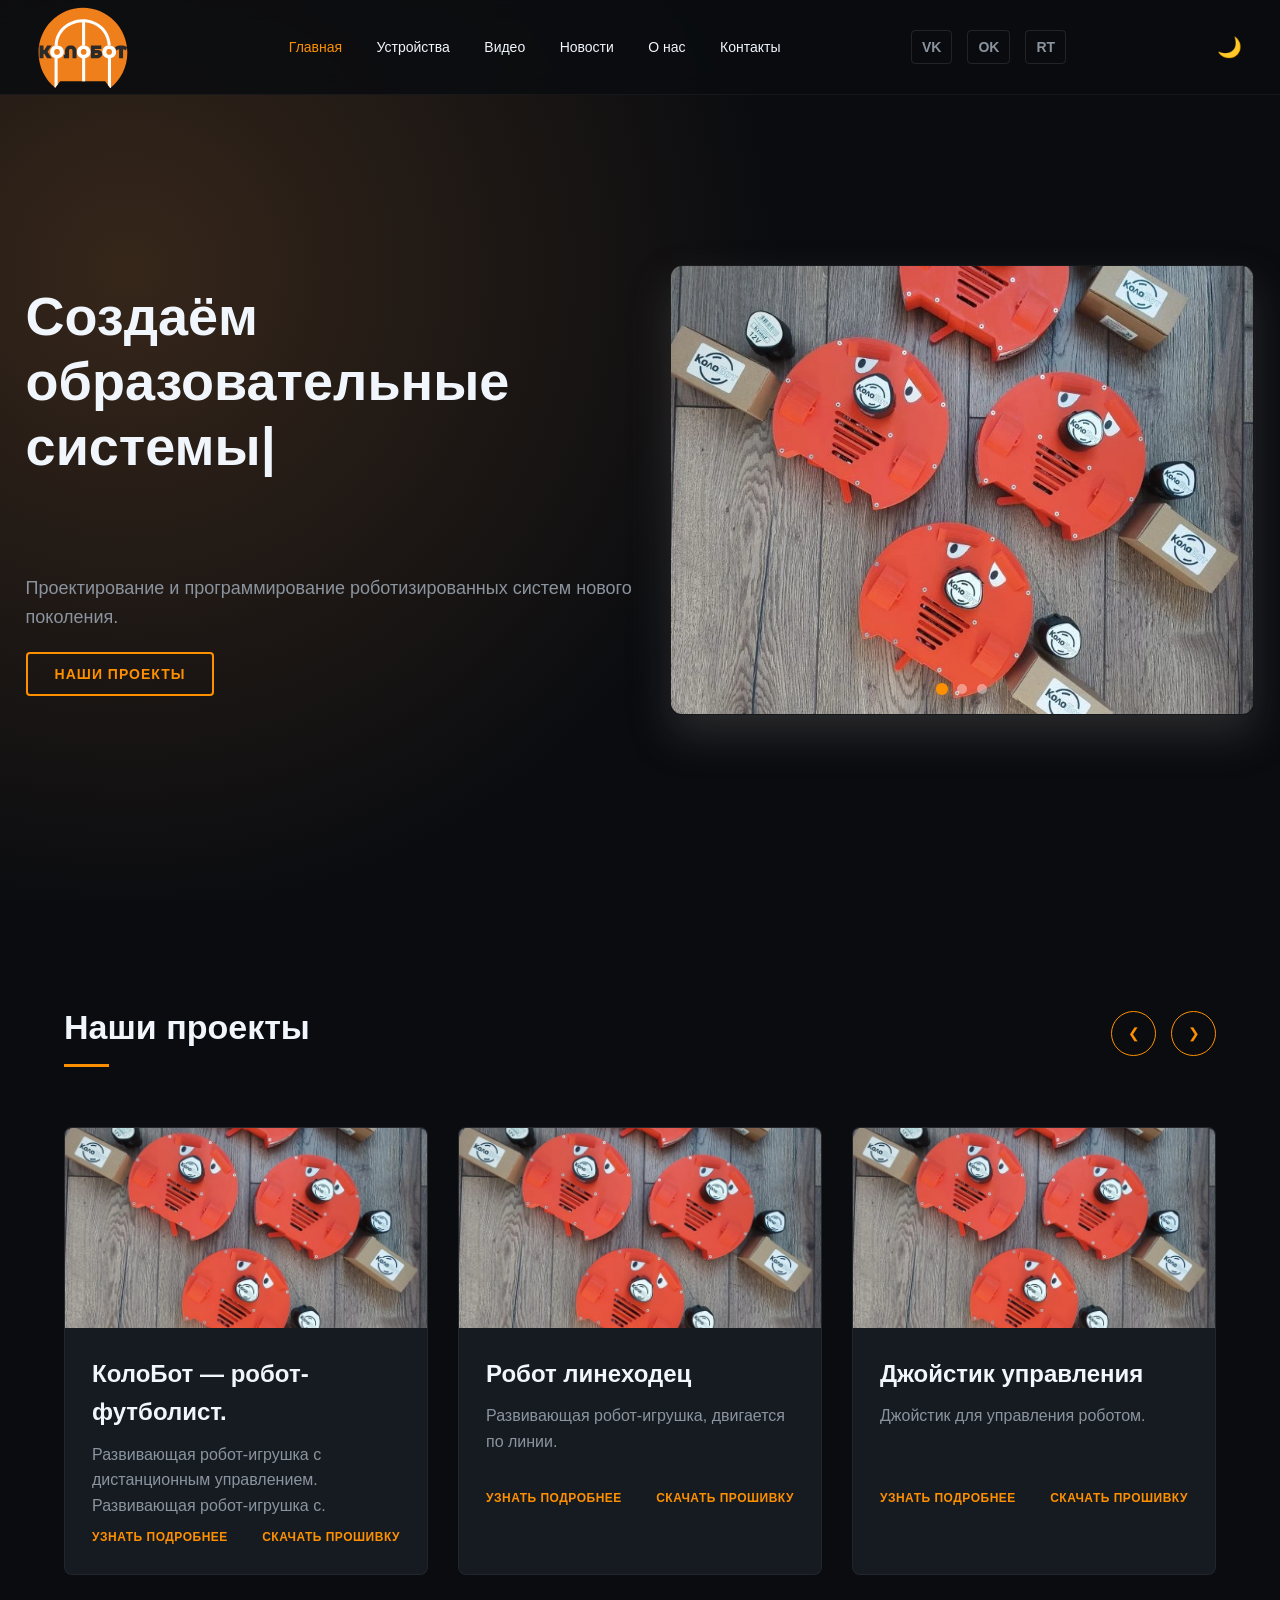
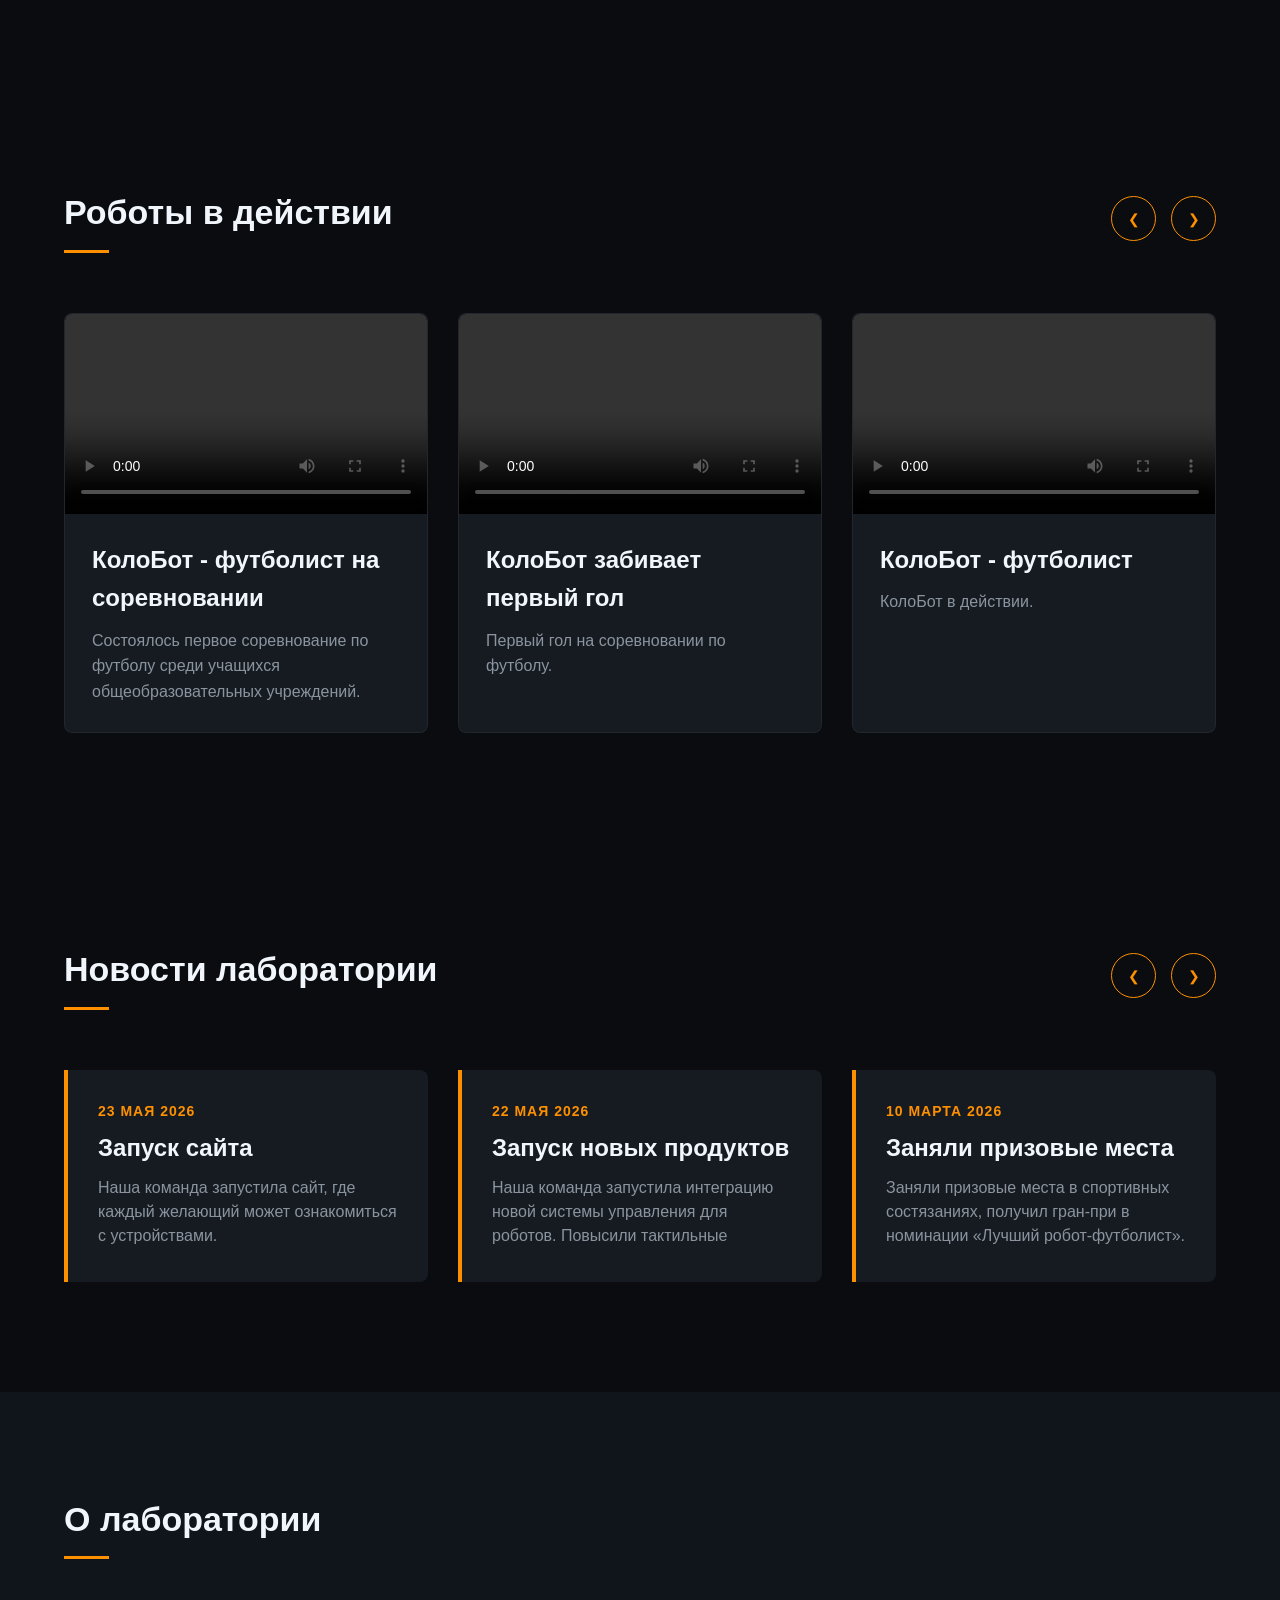
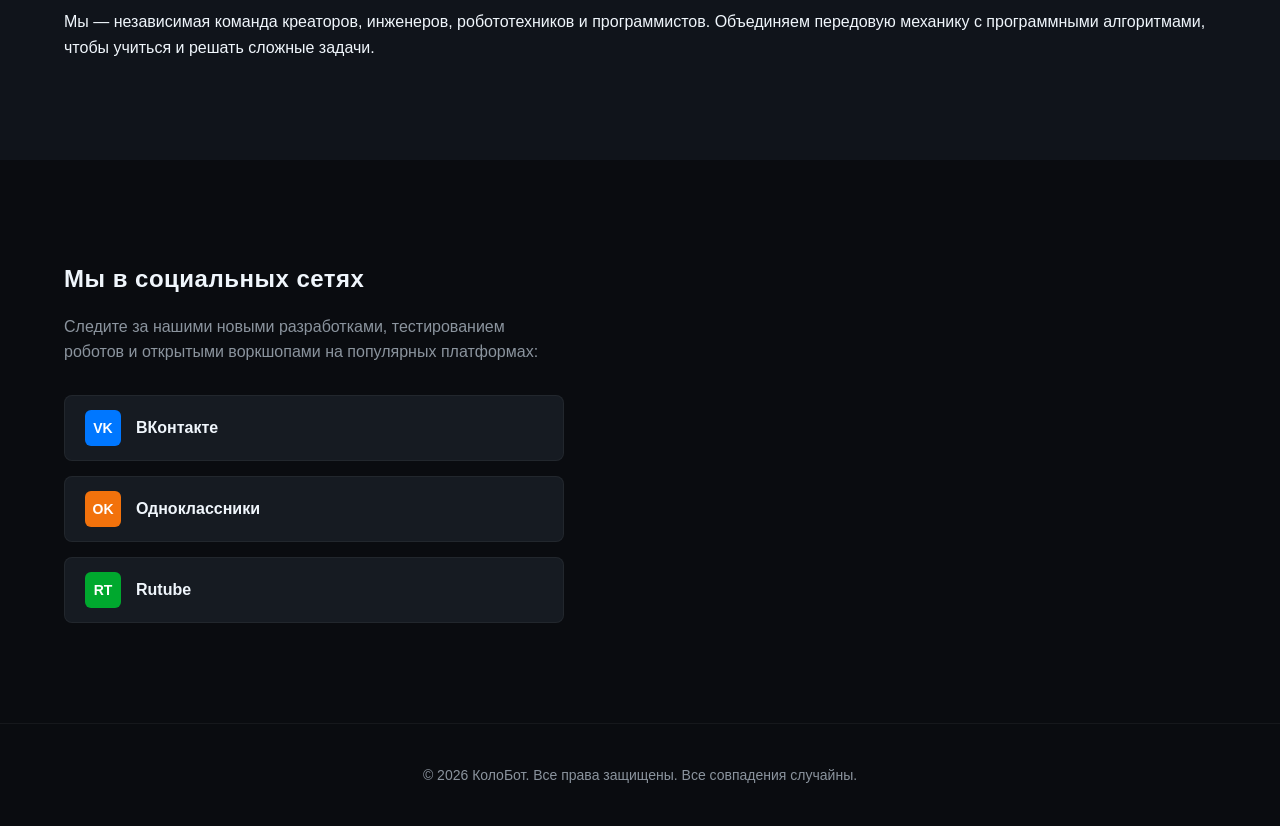
<file: index.html>
<!DOCTYPE html>
<html lang="ru">

<head>
    <meta charset="UTF-8">
    <meta name="viewport" content="width=device-width, initial-scale=1.0">
    <title>КолоБот</title>
    <link rel="stylesheet" href="styles.css">
    <script src="theme_script.js"></script>
    <script defer src="settings/socialLinks.js"></script>
    <script defer src="settings/devices.js"></script>
    <script defer src="settings/video.js"></script>
    <script defer src="settings/newsList.js"></script>
    <script defer src="main_script.js"></script>
</head>

<body>
    <header class="header">
        <a href="#main" title="Лаборатория робототехники" class="logo">
            <svg xmlns="http://www.w3.org/2000/svg" width="100%" height="100%" viewBox="0 200 5700 5200">
 <defs>
  <style type="text/css">
    .fil3 {fill: #FEFEFE}
    .fil2 {fill: #2B2A29}
    .fil0 {fill:#EF7F1A}
    .fil1 {fill:#FEFEFE;fill-rule:nonzero}
  </style>
 </defs>
   <path class="fil0" d="M2846.72 308.04c1552.86,0 2811.7,1274.58 2811.7,2846.84 0,911.3 -422.95,1722.56 -1080.92,2243.62l-320.17 -425.93 -2855.15 0 -311.91 405.19c-643.23,-521.71 -1055.24,-1323.53 -1055.24,-2222.88 0,-1572.26 1258.84,-2846.84 2811.69,-2846.84z"/>
   <polygon class="fil1" points="2793.5,4972.24 2793.5,3449.49 2987.12,3449.49 2987.12,4972.24 "/>
   <path class="fil1" d="M4430.5 5202.92l-0.04 -1737.34 193.63 0 1.12 1894.27c-15.8,13.05 -31.72,25.85 -47.73,38.63l-146.98 -195.56z"/>
   <polygon class="fil1" points="1048.7,5343.3 1050,3454.74 1243.62,3454.74 1243.6,5178.56 1091.51,5380.88 "/>
   <path class="fil1" d="M1056.51 2715.8l-0.6 -25.91c0,-463.22 208.06,-874.3 530.97,-1171.21 320.56,-294.73 755.46,-476.77 1212.04,-484.46l29.99 -0.62c478.85,0 916.09,169.98 1237.99,464.48 312.85,286.24 515.94,721.34 541.83,1199.59l-192.85 9.84c-23,-424.93 -202.56,-814.26 -479.06,-1067.23 -251.3,-229.91 -583.48,-374.49 -952.06,-406.36l0 1485.32 -193.62 0 0 -1491.94c-404.19,9.53 -788.88,172 -1073.41,433.58 -284.72,261.8 -468.2,623.08 -468.2,1029.01 0,23.33 -0.27,16.23 -0.17,22.89l-192.85 3.02z"/>
   <path class="fil2" d="M5518.81 2987.6c-28.12,-16.24 -57.26,-29.62 -87.29,-40.03 -14.12,-4.96 -28.58,-9.23 -43.34,-12.87l0 571.46 -252.29 0 0 -571.48c-14.88,3.66 -29.46,7.95 -43.73,12.89 -30.58,10.69 -60.02,24.07 -88.27,40.21l-41.51 23.68 -91.87 -202.13 33.53 -20.01c26.46,-15.81 53.79,-29.59 81.92,-41.3 27.96,-11.62 57.37,-21.51 88.17,-29.58 30.11,-7.88 
   60.89,-13.83 92.17,-17.8 31.96,-4.06 63.56,-6.11 94.72,-6.11 64.37,0 127.2,7.98 188.41,23.91 31,8.05 60.46,17.94 88.32,29.58 28.53,11.92 55.7,25.72 81.45,41.3l33.28 20.13 -91.96 
   202.26 -41.71 -24.11z"/>
   <path class="fil2" d="M3391.52 2706.73l618.38 0 0 218.73 -410.87 0 0 58.92 153.54 0c46.49,0 88.26,5.08 125.23,15.2 38.74,10.6 71.69,26.73 98.75,48.28 39.09,31.14 64.21,71.91 76.15,
   120.05 8.14,44.62 6.14,53 6.14,105.34 -7.56,68.43 -37.67,123.28 -90.27,164.52 -29.64,23.21 -64.98,40.56 -105.98,51.92 -39.53,10.98 -84.01,16.47 -133.41,16.47l-381.42 0 0 -799.43 43.76 0zm328.51 589.86c17.69,0 32.64,-1.58 44.74,-4.69 10.59,-2.68 19.2,-6.55 25.89,-11.5 5.13,-3.82 8.98,-8.48 11.48,-13.89 2.86,-6.19 4.29,-14.14 4.29,-23.79 0,-16.36 -4.76,-27.97 -14.25,-34.8 -13.91,-9.99 -37.98,-15 -72.15,-15l-121 0 0 103.67 121 0z"/>
   <path class="fil3" d="M2892.39 3518.36c-81.12,0 -154.64,-17.71 -220.53,-53.09 -33.02,-17.72 -62.55,-38.93 -88.56,-63.51 -26.24,-24.98 -48.79,-53.02 -67.54,-84.27 -18.88,-31.49 
   -33.08,-64.98 -42.52,-100.38 -9.4,-35.29 -14.12,-72.19 -14.12,-110.66 0,-38.48 4.72,-75.38 14.12,-110.67 9.44,-35.4 23.64,-68.89 42.52,-100.38 18.75,-31.23 41.3,-59.29 67.54,-84.11 26.01,-24.74 55.56,-45.94 88.56,-63.67 32.77,-17.61 67.83,-30.88 105.07,-39.77 37.07,-8.86 75.6,-13.32 115.46,-13.32 81.16,0 154.5,17.71 220.03,53.09 32.85,17.75 62.33,38.95 
   88.31,63.51 26.08,24.82 48.65,52.85 67.59,84.1 19.22,31.72 33.63,65.22 43.1,100.37 9.49,35.26 14.25,72.21 14.25,110.85 0,38.63 -4.76,75.58 -14.25,110.84 -9.47,35.15 -23.88,68.66 -43.1,
   100.37 -18.94,31.25 -41.51,59.28 -67.59,83.94 -25.98,24.72 -55.46,45.92 -88.31,63.67 -32.58,17.59 -67.5,30.88 -104.69,39.79 -37.02,8.87 -75.48,13.3 -115.34,13.3zm0 -227.86c34.47,0 65.28,-7.74 92.38,-23.18 13.41,-7.63 25.36,-16.79 35.8,-27.34 10.57,-10.72 19.74,-23.01 27.43,-36.77 7.72,-13.79 13.56,-28.74 17.47,-44.65 3.9,-15.93 5.88,-33.35 5.88,-52.11 0,
   -36.64 -7.79,-68.94 -23.35,-96.77 -7.69,-13.76 -16.86,-26.03 -27.43,-36.75 -10.44,-10.57 -22.39,-19.73 -35.8,-27.36 -27.1,-15.44 -57.91,-23.18 -92.38,-23.18 -34.47,0 -65.28,7.74 -92.37,23.18 -13.41,7.63 -25.37,16.79 -35.82,27.36 -10.57,10.72 -19.75,23 -27.43,36.75 -7.7,13.81 -13.55,28.72 -17.45,44.65 -3.91,15.95 -5.89,33.35 -5.89,52.12 0,18.76 1.98,
   36.18 5.89,52.11 3.9,15.91 9.73,30.86 17.45,44.65 7.68,13.76 16.86,26.05 27.43,36.77 10.43,10.55 22.39,19.69 35.82,27.34 13.32,7.6 27.74,13.37 43.13,17.29 15.39,3.93 31.84,5.89 49.24,5.89z"/>
   <path class="fil2" d="M2075.73 2694.53c34.37,0 67.24,3.53 98.44,10.59 31.31,7.09 60.69,17.84 88.01,32.17 27.85,14.53 52.61,32.58 74.3,54.09 21.46,21.27 39.91,45.99 55.19,74.03 15.16,27.8 26.54,58.35 34.01,91.49 7.41,32.71 11.12,67.69 11.12,104.8l0 444.46 -253.3 0 0 -458.71c0,-44.02 -9.54,-76.04 -28.56,-96.01 -9.08,-9.54 -19.83,-16.7 -32.14,-21.45 
   -13.14,-5.06 -28.84,-7.6 -47.07,-7.6 -18.48,0 -34.57,2.6 -48.15,7.72 -12.71,4.89 -23.69,12.07 -32.77,21.5 -9.09,9.42 -16.04,21.48 -20.82,36.11 -5.37,16.48 -8.07,36.4 -8.07,59.73l0 458.71 -334.16 0 -1.66 -221.77 82.52 0 0 -222.69c0,-37.11 3.71,-72.09 11.12,-104.8 7.47,-33.14 18.85,-63.69 34.01,-91.49 15.3,-28.04 33.82,-52.83 55.49,-74.18 21.62,-21.34 46.51,-39.34 74.52,-53.94 27.55,-14.37 57.14,-25.1 88.65,-32.17 31.65,-7.06 64.72,-10.59 99.32,-10.59z"/>
   <path class="fil3" d="M1203.93 3518.36c-81.12,0 -154.64,-17.71 -220.53,-53.09 -33.01,-17.72 -62.55,-38.93 -88.56,-63.51 -26.24,-24.98 -48.79,-53.02 -67.53,-84.27 -18.89,-31.49 -33.09,-64.98 -42.53,-100.38 -9.4,-35.29 -14.12,-72.19 -14.12,-110.66 0,-38.48 4.72,-75.38 14.12,-110.67 9.44,-35.4 23.64,-68.89 42.53,-100.38 18.74,-31.23 41.29,-59.29 67.53,
   -84.11 26.01,-24.74 55.56,-45.94 88.56,-63.67 32.77,-17.61 67.83,-30.88 105.07,-39.77 37.07,-8.86 75.6,-13.32 115.46,-13.32 81.16,0 154.5,17.71 220.03,53.09 32.85,17.75 62.33,38.95 88.31,63.51 26.08,24.82 48.65,52.85 67.59,84.1 19.22,31.72 33.63,65.22 43.1,100.37 9.49,35.26 14.25,72.21 14.25,110.85 0,38.63 -4.76,75.58 -14.25,110.84 -9.47,35.15 -23.88,
   68.66 -43.1,100.37 -18.94,31.25 -41.51,59.28 -67.59,83.94 -25.98,24.72 -55.46,45.92 -88.31,63.67 -32.58,17.59 -67.5,30.88 -104.69,39.79 -37.02,8.87 -75.48,13.3 -115.34,13.3zm0 -227.86c34.47,0 65.28,-7.74 92.38,-23.18 13.41,-7.63 25.36,-16.79 35.8,-27.34 10.57,-10.72 19.74,-23.01 27.43,-36.77 7.72,-13.79 13.56,-28.74 17.47,-44.65 3.9,-15.93 5.88,
   -33.35 5.88,-52.11 0,-36.64 -7.79,-68.94 -23.35,-96.77 -7.69,-13.76 -16.86,-26.03 -27.43,-36.75 -10.44,-10.57 -22.39,-19.73 -35.8,-27.36 -27.1,-15.44 -57.91,-23.18 -92.38,-23.18 -34.47,
   0 -65.28,7.74 -92.37,23.18 -13.41,7.63 -25.37,16.79 -35.82,27.36 -10.57,10.72 -19.75,23 -27.43,36.75 -7.7,13.81 -13.55,28.72 -17.45,44.65 -3.91,15.95 -5.88,33.35 -5.88,52.12 0,18.76 1.97,36.18 5.88,52.11 3.9,15.91 9.73,30.86 17.45,44.65 7.68,13.76 16.86,26.05 27.43,36.77 10.43,10.55 22.39,19.69 35.82,27.34 13.32,7.6 27.74,13.37 43.13,17.29 15.39,3.93 31.84,5.89 49.24,5.89z"/>
   <polygon class="fil2" points="394.03,3219.37 347.64,3219.37 347.64,3506.16 96.37,3506.16 96.37,2706.73 347.64,2706.73 347.64,2994.55 398.27,2994.55 585.42,2706.73 865.19,2706.73 602.33,3094.66 870.61,3506.16 579.13,3506.16 "/>
   <path class="fil3" d="M4508.57 3518.36c-81.12,0 -154.64,-17.71 -220.53,-53.09 -33.02,-17.72 -62.55,-38.93 -88.56,-63.51 -26.24,-24.98 -48.79,-53.02 -67.54,-84.27 -18.88,-31.49 -33.08,-64.98 -42.52,-100.38 -9.4,-35.29 -14.12,-72.19 -14.12,-110.66 0,-38.48 4.72,-75.38 14.12,-110.67 9.44,-35.4 23.64,-68.89 42.52,-100.38 18.75,-31.23 41.3,-59.29 67.54,
   -84.11 26.01,-24.74 55.56,-45.94 88.56,-63.67 32.77,-17.61 67.83,-30.88 105.07,-39.77 37.07,-8.86 75.6,-13.32 115.46,-13.32 81.16,0 154.5,17.71 220.03,53.09 32.85,17.75 62.33,38.95 88.31,63.51 26.08,24.82 48.65,52.85 67.59,84.1 19.22,31.72 33.63,65.22 43.1,100.37 9.49,35.26 14.25,72.21 14.25,110.85 0,38.63 -4.76,75.58 -14.25,110.84 -9.47,35.15 
   -23.88,68.66 -43.1,100.37 -18.94,31.25 -41.51,59.28 -67.59,83.94 -25.98,24.72 -55.46,45.92 -88.31,63.67 -32.58,17.59 -67.5,30.88 -104.69,39.79 -37.02,8.87 -75.48,13.3 -115.34,13.3zm0 -227.86c34.47,0 65.28,-7.74 92.38,-23.18 13.41,-7.63 25.36,-16.79 35.8,-27.34 10.57,-10.72 19.74,-23.01 27.43,-36.77 7.72,-13.79 13.56,-28.74 17.47,-44.65 3.9,-15.93 
   5.88,-33.35 5.88,-52.11 0,-36.64 -7.79,-68.94 -23.35,-96.77 -7.69,-13.76 -16.86,-26.03 -27.43,-36.75 -10.44,-10.57 -22.39,-19.73 -35.8,-27.36 -27.1,-15.44 -57.91,-23.18 -92.38,-23.18 -34.47,0 -65.28,7.74 -92.37,23.18 -13.41,7.63 -25.37,16.79 -35.82,27.36 -10.57,10.72 -19.75,23 -27.43,36.75 -7.7,13.81 -13.55,28.72 -17.45,44.65 -3.91,15.95 
   -5.88,33.35 -5.88,52.12 0,18.76 1.97,36.18 5.88,52.11 3.9,15.91 9.73,30.86 17.45,44.65 7.68,13.76 16.86,26.05 27.43,36.77 10.43,10.55 22.39,19.69 35.82,27.34 13.32,7.6 27.74,13.37 43.13,17.29 15.39,3.93 31.84,5.89 49.24,5.89z" />
   </svg>
        </a>
        <button class="menu-toggle" id="menuToggle" aria-label="Открыть меню">
            <span></span><span></span><span></span>
        </button>

        <nav class="nav" id="navMenu">
            <a href="#main" class="nav-link active">Главная</a>
            <a href="#devices" class="nav-link">Устройства</a>
            <a href="#video-gallery" class="nav-link">Видео</a>
            <a href="#news" class="nav-link">Новости</a>
            <a href="#about" class="nav-link">О нас</a>
            <a href="#contacts" class="nav-link">Контакты</a>

            <!-- Соцсети внутри мобильного меню (для смартфонов) -->
            <div class="header-socials mobile-only">
                <a data-link="vkLink" href="#" target="_blank" rel="noopener" title="Наш GitHub">VK</a>
                <a data-link="okLink" href="#" target="_blank" rel="noopener" title="Наш Telegram">OK</a>
                <a data-link="rutubeLink" target="_blank" rel="noopener" title="Наш Telegram">RT</a>
            </div>
        </nav>

        <!-- Соцсети в шапке (для ПК) -->
        <div class="header-socials desktop-only">
            <a data-link="vkLink" href="#" target="_blank" rel="noopener" title="Наш GitHub">VK</a>
            <a data-link="okLink" href="#" target="_blank" rel="noopener" title="Наш Telegram">OK</a>
            <a data-link="rutubeLink" target="_blank" rel="noopener" title="Наш Telegram">RT</a>
        </div>

        <button class="btn-toggle-theme" id="themeToggle" aria-label="Сменить тему">🌙</button>
    </header>

    <main>
        <!-- Главный экран со слайд-шоу -->
        <section id="main" class="hero">
            <div class="hero-container">
                <div class="hero-content">
                    <h1>Создаём <span id="typing-text"></span></h1>
                    <p>Проектирование и программирование роботизированных систем нового поколения.</p>
                    <a href="#devices" class="btn-primary">Наши проекты</a>
                </div>
                <div class="hero-slideshow" id="heroSlideshow">
                    <!-- Слайд 1 (активный по умолчанию) -->
                    <div class="slide active" style="background-image: url('image/head-img_1.jpg');"></div>
                    <!-- Слайд 2 -->
                    <div class="slide" style="background-image: url('image/head-img_2.jpg');"></div>
                    <!-- Слайд 3 -->
                    <div class="slide" style="background-image: url('image/head-img_3.jpg');"></div>
                    <!-- Индикаторы (точки) -->
                    <div class="slideshow-dots" id="slideshowDots">
                        <span class="dot active"></span>
                        <span class="dot"></span>
                        <span class="dot"></span>
                    </div>
                </div>
            </div>
        </section>
        <!-- Раздел: Устройства (с каруселью) -->
        <section id="devices" class="section">
            <div class="section-header">
                <h2 class="section-title">Наши проекты</h2>
                <!-- Кнопки управления каруселью -->
                <div class="carousel-controls">
                    <button class="carousel-btn btn-prev" id="prevBtn" aria-label="Назад">&#10094;</button>
                    <button class="carousel-btn btn-next" id="nextBtn" aria-label="Вперед">&#10095;</button>
                </div>
            </div>
            <div class="carousel-viewport">
                <!-- вставит карточки из JS -->
                <div class="carousel-track" id="carouselTrack"></div>
            </div>
        </section>

        <!-- Раздел: Видеогалерея (с каруселью) -->
        <section id="video-gallery" class="section">
            <div class="section-header">
                <h2 class="section-title">Роботы в действии</h2>
                <!-- Кнопки управления каруселью видео -->
                <div class="carousel-controls">
                    <button class="carousel-btn" id="videoPrevBtn" aria-label="Назад">&#10094;</button>
                    <button class="carousel-btn" id="videoNextBtn" aria-label="Вперед">&#10095;</button>
                </div>
            </div>
            <div class="carousel-viewport">
                <div class="carousel-track" id="videoTrack">
                </div>
            </div>
        </section>

        <!-- Раздел: Новости (с каруселью) -->
        <section id="news" class="section">
            <div class="section-header">
                <h2 class="section-title">Новости лаборатории</h2>
                <div class="carousel-controls">
                    <button class="carousel-btn" id="newsPrevBtn" aria-label="Назад">&#10094;</button>
                    <button class="carousel-btn" id="newsNextBtn" aria-label="Вперед">&#10095;</button>
                </div>
            </div>

            <div class="carousel-viewport">
                <div class="carousel-track" id="newsTrack">
                </div>
            </div>
        </section>

        <!-- Раздел: О нас -->
        <section id="about" class="section bg-alt">
            <h2 class="section-title">О лаборатории</h2>
            <p style="font-size: 16px;">Мы — независимая команда креаторов, инженеров, робототехников и программистов. Объединяем передовую
                механику с программными алгоритмами, чтобы учиться и решать сложные задачи.</p>
        </section>

        <!-- Раздел: Контакты -->
        <section id="contacts" class="section">
                <!-- Колонка: Социальные сети и инфо -->
                <div class="contacts-info">
                    <h3>Мы в социальных сетях</h3>
                    <p class="contacts-text">Следите за нашими новыми разработками, тестированием роботов и открытыми
                        воркшопами на популярных платформах:</p>
                    <div class="social-buttons">
                        <!-- Кнопка VK -->
                        <a data-link="vkLink" href="#" target="_blank" rel="noopener" class="social-btn vk-btn">
                            <span class="social-icon">VK</span>
                            <span class="social-name">ВКонтакте</span>
                        </a>
                        <!-- Кнопка Одноклассники -->
                        <a data-link="okLink" href="#" target="_blank" rel="noopener" class="social-btn ok-btn">
                            <span class="social-icon">OK</span>
                            <span class="social-name">Одноклассники</span>
                        </a>
                        <!-- Кнопка Rutube -->
                        <a data-link="rutubeLink" target="_blank" rel="noopener" class="social-btn rutube-btn">
                            <span class="social-icon">RT</span>
                            <span class="social-name">Rutube</span>
                        </a>
                    </div>
                </div>
            </div>
        </section>
    </main>
    <!-- Подвал -->
    <footer class="footer">
        <p>&copy; 2026 КолоБот. Все права защищены. Все совпадения случайны.</p>
    </footer>
    <!-- Модальное окно для детальной информации -->
    <div id="modalOverlay" class="modal-overlay" aria-hidden="true">
        <div class="modal-window">
            <!-- Кнопка закрытия (крестик) -->
            <button class="modal-close" id="modalClose" aria-label="Закрыть окно">&times;</button>
            <!-- Место под контент, который заполнит JS -->
            <div class="modal-image" id="modalImage"></div>
            <!-- кнопка-ссылка и скачать в модальном окне -->
            <div style="display: flex; width: 96%; align-self: center; justify-content: space-between;">
                <a href="#" target="_blank" rel="noopener" class="btn-modal" id="modalLink"
                    style="display: none; width: 40%; margin: 1%; text-align: center;">Перейти к заказу</a>
                <a href="#" class="btn-modal" id="downLoadLink"
                    style="display: none; width: 40%; margin: 1%; text-align: center;">Скачать прошивку</a>
            </div>
            <!-- Контейнер для видео -->
            <div class="modal-video-container" id="modalVideoContainer">
                <iframe id="modalVideo" src="" frameborder="0" allowfullscreen></iframe>
            </div>
            <div class="modal-content">
                <h3 id="modalTitle">Название устройства</h3>
                <p id="modalDescription">Описание устройства появится здесь...</p>
            </div>
        </div>
    </div>
</body>

</html>
</file>
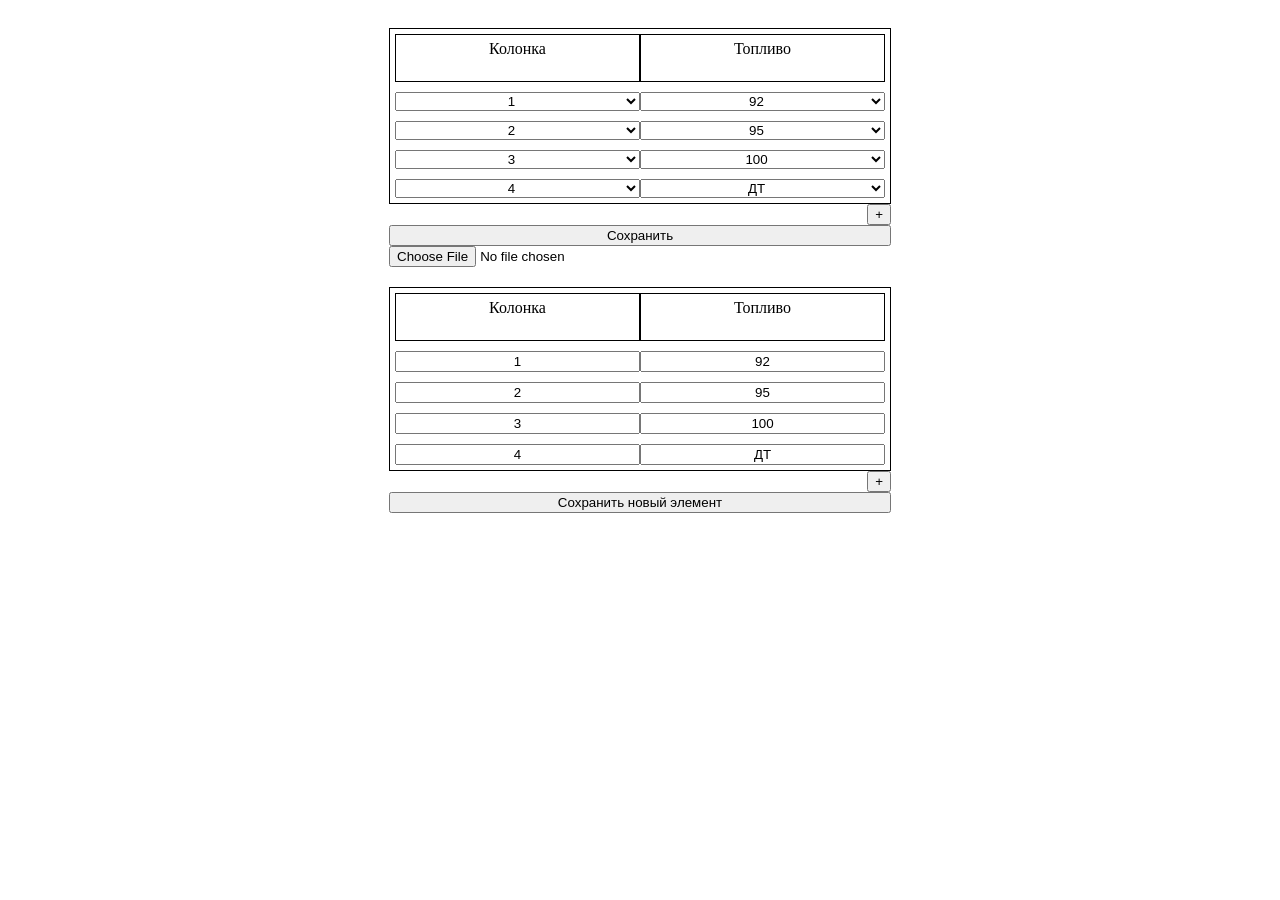
<file: indexV2.html>
<!DOCTYPE html>
<html lang="en">

<head>
    <meta charset="UTF-8">
    <meta name="viewport" content="width=device-width, initial-scale=1.0">
    <title>Document</title>
</head>

<body>
    <div class="containerForCenterBlock">
        <div id="tableHolder"></div>
        <div>
            <button style="width: fit-content; float: right;" onclick="addEmptyData()">+</button>
        </div>
        <button onclick="WriteToJsonFile()">Сохранить</button>
        <input id="fileInput" type="file" onchange="readFile(this)">
        <div id="inputTableHolder"></div>
        <div>
            <button style="width: fit-content; float: right;" onclick="addEmptyInputData()">+</button>
        </div>
        <button onclick="writeSetings()">Сохранить новый элемент</button>
    </div>


    <style>
        .containerForCenterBlock {
            display: grid;
            justify-content: center;
            align-items: center;
        }

        .table {
            width: 500px;
            border: 1px solid black;
            margin-top: 20px;
        }

        .stroka {
            display: grid;
            grid-template-columns: 1fr 1fr;
            padding: 1%;
            text-align: center;
        }

        output {
            display: grid;
            height: 4vh;
            border: 1px solid black;
            padding: 5px;
            overflow-x: auto;
            background: white;
            word-break: break-all;
        }

        .elem_center {
            width: 100%;
            height: 100%;
            text-align: center;
            align-self: center;
            justify-self: center;
        }

        input[type="text"] {
            box-sizing: border-box;
        }
    </style>

    <script>
        let optionsArray = { pistolOptions: [1, 2, 3, 4], fuelOptions: [92, 95, 100, "ДТ"] }// Обьект с набором параметрами
        let inputDataArray = [{ id: 1, pistolNumber: 1, fuelNumber: 92 }, { id: 2, pistolNumber: 2, fuelNumber: 95 }, { id: 3, pistolNumber: 3, fuelNumber: 100 }, { id: 4, pistolNumber: 4, fuelNumber: "ДТ" }];//Обьект с установленными параметрами

        function createDropDownList(id, setValue, options) {//Выпадающий список
            let newSTR = document.createElement("select");
            newSTR.id = id;
            options.forEach(element => {
                let list = document.createElement("option");
                list.textContent = element;
                newSTR.appendChild(list);
            });
            newSTR.value = setValue;
            return newSTR;
        }

        function createInputList(id, setValue) {//Редактируемый список
            let newSTR = document.createElement("input");
            newSTR.id = id;
            newSTR.type = 'text';
            newSTR.value = setValue;
            return newSTR;
        }

        function createNewTableRow(element, masOptions) {
            let newElement = document.createElement("div");
            newElement.className = "stroka";
            newElement.appendChild(createDropDownList("pistolId_" + element.id, element.pistolNumber, masOptions.pistolOptions)).className = "elem_center";
            newElement.appendChild(createDropDownList("fuelId_" + element.id, element.fuelNumber, masOptions.fuelOptions)).className = "elem_center";
            return newElement;
        }
        function createNewInputTableRow(element) {
            let newElement = document.createElement("div");
            newElement.className = "stroka";
            newElement.appendChild(createInputList("inputPistolId_" + element.id, element.pistolNumber)).className = "elem_center";
            newElement.appendChild(createInputList("inputFuelId_" + element.id, element.fuelNumber)).className = "elem_center";
            return newElement;
        }

        function addEmptyData() {
            let emptyData = { id: (inputDataArray.length + 1), pistolNumber: "", fuelNumber: "" };
            inputDataArray.push(emptyData);
            document.getElementById("tableData").appendChild(createNewTableRow(emptyData, optionsArray));
        }

        function addEmptyInputData() {
            let emptyData = { id: (optionsArray.pistolOptions.length + 1), pistolNumber: "", fuelNumber: "" };
            document.getElementById("inputTableData").appendChild(createNewInputTableRow(emptyData));
        }

        function tableCreator(masData, masOptions) {//Таблица
            document.getElementById("tableHolder").innerHTML = "";
            let table = document.createElement("div");
            table.id = "tableBlock";
            table.className = "table";
            let row = document.createElement("div");
            row.appendChild(document.createElement("output")).textContent = "Колонка";
            row.appendChild(document.createElement("output")).textContent = "Топливо";
            table.appendChild(row).className = "stroka";;
            let newRow = document.createElement("div");
            newRow.id = "tableData";
            table.appendChild(newRow);
            masData.forEach(element => {
                newRow.appendChild(createNewTableRow(element, masOptions));
            });
            document.getElementById("tableHolder").appendChild(table);
        }

        function inputTableCreator(masData) {//Таблица
            document.getElementById("inputTableHolder").innerHTML = "";
            let table = document.createElement("div");
            table.id = "tableBlockInput";
            table.className = "table";
            let row = document.createElement("div");
            row.appendChild(document.createElement("output")).textContent = "Колонка";
            row.appendChild(document.createElement("output")).textContent = "Топливо";
            table.appendChild(row).className = "stroka";;
            let newRow = document.createElement("div");
            newRow.id = "inputTableData";
            table.appendChild(newRow);
            masData.forEach(element => {
                newRow.appendChild(createNewInputTableRow(element));
            });
            document.getElementById("inputTableHolder").appendChild(table);
        }

        tableCreator(inputDataArray, optionsArray);
        inputTableCreator(inputDataArray);
        //tableCreator(loadJsonFromLocalMemory(), optionsArray);

        function getSelectDataTable(selectTable) {//Подготовка обьекта с выбранными параметрами для отправки
            let masData = [];
            let temp = [];
            selectTable.querySelectorAll("div").forEach((element, index) => {
                temp.push(index);
                element.querySelectorAll("select").forEach(data => {
                    temp.push(data.options[document.getElementById(data.id).selectedIndex].textContent);
                });
                masData.push(objectCreate(temp));
                temp = [];
            });
            return masData;
        }

        function getInputDataTable(selectTable) {//Подготовка обьекта с настройками для отправки
            let masData = [];
            let temp = [];
            selectTable.querySelectorAll("div").forEach((element, index) => {
                element.querySelectorAll("input").forEach(data => {
                    console.log("data " + data.value)
                    temp.push(data.value);
                });
                masData.push(temp);
                temp = [];
            });
            return masData;
        }

        function writeSetings() {
            optionsArray.pistolOptions = [];
            optionsArray.fuelOptions = [];
            getInputDataTable(document.getElementById("inputTableData")).forEach(element => {
                optionsArray.pistolOptions.push(element[0]);
                optionsArray.fuelOptions.push(element[1]);
                console.log("element " + element);
            });
            console.log(" optionsArray " + JSON.stringify(optionsArray));
        }

        function objectCreate(mas) {//Обьект json
            return {
                id: mas[0],
                pistolNumber: mas[1],
                fuelNumber: mas[2]
            }
        }

        function objectToText(data) {//Обьект txt
            let createString = "";
            data.forEach(element => {
                let newString = "";
                for (let key in element) {
                    newString += `${key},${element[key]},`;
                }
                createString += newString.slice(0, -1) + "|";
            });

            return createString.slice(0, -1);
        }

        function WriteToTXTFile() {//Запись в txt
            let dataJson = objectToText(getSelectDataTable(document.getElementById("tableData")));
            let data = new Blob([dataJson], { type: "application/json" });
            let link = document.createElement('a');
            link.href = URL.createObjectURL(data);
            link.download = 'mySave.txt';
            link.click();
            URL.revokeObjectURL(link.href);
        }

        function WriteToJsonFile() {//Запись в json
            let dataJson = JSON.stringify(getSelectDataTable(document.getElementById("tableData")));
            let data = new Blob([dataJson], { type: "application/json" });
            let link = document.createElement('a');
            link.href = URL.createObjectURL(data);
            link.download = 'mySave.json';
            link.click();
            URL.revokeObjectURL(link.href);
            saveJsonToLocalMemory(getSelectDataTable(document.getElementById("tableData")));
        }

        function saveJsonToLocalMemory(tempMas) {//Сохранение в память браузера
            localStorage.setItem('mySave', JSON.stringify(tempMas));
        }

        function loadJsonFromLocalMemory() {//Выгрузка из памяти браузера
            return JSON.parse(localStorage.getItem('mySave'));
        }

        //console.log(loadJsonFromLocalMemory());

        function readFile(input) {//Чтение файла
            let file = input.files[0];
            let reader = new FileReader();
            reader.readAsText(file);
            reader.onload = function () {
                if (file.name.split(".")[1] == "json") {
                    console.log(reader.result);
                    inputDataArray = JSON.parse(reader.result);
                    tableCreator(inputDataArray, optionsArray);
                } else if (file.name.split(".")[1] == "txt") {
                    tableCreator(textToArray(reader.result), optionsArray);
                }
            };
            reader.onerror = function () {
                console.log(reader.error);
            };
        }

        function textToArray(text) {
            let tempMas = text.split("|");
            let tempObj = "";
            let mas = [];
            tempMas.forEach((element, index) => {
                tempObj = element.split(",");
                let createNewObject = {};
                for (let i = 0; i < tempObj.length; i++) {
                    createNewObject[tempObj[i]] = tempObj[(i + 1)];
                }
                mas.push(createNewObject);
            });
            return mas;
        }
    </script>
</body>

</html>
</file>
<file: styles.css>
:root {
    --bg-dark: #0a0c10;
    --bg-card: #161b22;
    --bg-alt: #10141b;
    --text-main: #f0f6fc;
    --text-muted: #8b949e;
    --accent: #fe9000;
    --accent-glow: rgba(254, 131, 0, 0.4);
    --transition: all 0.3s ease;
}

* {
    box-sizing: border-box;
    margin: 0;
    padding: 0;
}

html {
    scroll-behavior: smooth;
    font-family: -apple-system, BlinkMacSystemFont, 'Segoe UI', Roboto, sans-serif;
}

body {
    background-color: var(--bg-dark);
    color: var(--text-main);
    line-height: 1.6;
}

button {
  font: inherit; /* наследует шрифт от родителя */
}

html.light-theme {
    --bg-dark: #ffe5ac;
    --bg-card: rgb(255, 195, 126);
    --bg-alt: rgba(230, 116, 21, 0.4);
    --text-main: #1d1d1d;
    --text-muted: #000000;
    --accent: rgb(255, 94, 0);
}

html.light-theme .header {
    background-color: rgba(230, 116, 21, 0.4);
}

/* Привязываем цвет текста в модалке к теме */
html.light-theme .modal-window {
    background-color: var(--bg-dark);
    box-shadow: 0 20px 50px rgba(0, 0, 0, 0.15);
}

/* Стили для светлой темы */
html.light-theme .hero-slideshow {
    box-shadow: 0 20px 40px rgba(0, 0, 0, 0.6);
    /*border-color: rgba(0, 0, 0, 0.05);*/
}


/* Стили для мобильного бургер-меню */
.menu-toggle {
    display: none;
    flex-direction: column;
    justify-content: space-between;
    width: 24px;
    height: 18px;
    background: none;
    border: none;
    cursor: pointer;
    z-index: 1001;
}

.menu-toggle span {
    width: 100%;
    height: 2px;
    background-color: var(--text-main);
    transition: var(--transition);
}

/* Анимация бургера в крестик при активации */
.menu-toggle.active span:nth-child(1) {
    transform: translateY(8px) rotate(45deg);
}

.menu-toggle.active span:nth-child(2) {
    opacity: 0;
}

.menu-toggle.active span:nth-child(3) {
    transform: translateY(-8px) rotate(-45deg);
}

/* Шапка сайта */
.header {
    position: fixed;
    top: 0;
    left: 0;
    width: 100%;
    display: flex;
    justify-content: space-between;
    align-items: center;
    /*padding: 20px 5%;*/
    padding: 6px 3%;
    background-color: rgba(10, 12, 16, 0.85);
    backdrop-filter: blur(10px);
    z-index: 1000;
    border-bottom: 1px solid rgba(255, 255, 255, 0.05);
}

.logo {
    display: grid;
    width: 10vmin;
    font-size: 24px;
    font-weight: 800;
    letter-spacing: 1px;
    color: white;
    text-decoration: none;
}

.logo span {
    color: var(--accent);
    text-shadow: 0 0 10px var(--accent-glow);
}

.nav a {
    color: var(--text-main);
    text-decoration: none;
    margin-left: 30px;
    font-size: 14px;
    font-weight: 500;
    transition: var(--transition);
}

.nav a:hover,
.nav a.active {
    color: var(--accent);
}

.btn-toggle-theme {
    background: none;
    border: none;
    cursor: pointer;
    font-size: 20px;
}

/* Главный экран и Слайд-шоу */
/* 1. Основной блок главного экрана */
.hero {
    min-height: 100vh;
    display: flex;
    align-items: center;
    padding: 120px 2% 40px 2%;
    background: radial-gradient(circle at 10% 30%, rgba(231, 143, 66, 0.2), transparent 50%);
    box-sizing: border-box;
}

/* 2. Основной контейнер */
.hero-container {
    display: flex;
    width: 100%;
    align-items: center;
    justify-content: space-between;
    gap: 10px;
}

/* 3. Текстовый блок */
.hero-content {
    flex: 1;
    max-width: 50%;
}

.hero-content h1 {
    font-size: 6vmin;
    line-height: 1.2;
    margin-bottom: 20px;
    height: 30vmin;
}

.hero-content p {
    color: var(--text-muted);
    font-size: 18px;
    margin-bottom: 20px;
}

/* 4. Блок слайд-шоу для ПК */
.hero-slideshow {
    flex: 0 0 calc(50% - 30px);
    height: 50vmin;
    position: relative;
    border-radius: 12px;
    overflow: hidden;
    border: 1px solid rgba(255, 255, 255, 0.05);
    box-shadow: 0 20px 40px rgba(87, 86, 86, 0.4);
}

.hero-slideshow .slide {
    position: absolute;
    top: 0;
    left: 0;
    width: 100%;
    height: 100%;
    background-size: cover;
    background-position: center;
    background-repeat: no-repeat;
    opacity: 0;
    transition: opacity 1.5s ease-in-out;
    z-index: 1;
}

.hero-slideshow .slide.active {
    opacity: 1;
    z-index: 2;
}

/* Кнопки */
.btn-primary,
.btn-modal {
    display: inline-block;
    background: transparent;
    color: var(--accent);
    border: 2px solid var(--accent);
    padding: 1vmin 3vmin;
    font-size: 14px;
    font-weight: 600;
    text-align: center;
    text-decoration: none;
    text-transform: uppercase;
    letter-spacing: 1px;
    border-radius: 4px;
    cursor: pointer;
    transition: var(--transition);
}

.btn-primary:hover,
.btn-modal:hover {
    background: var(--accent);
    color: var(--bg-dark);
    box-shadow: 0 0 20px var(--accent-glow);
}

.btn-modal {
    font-size: 10px;
}

/* Секции и сетка (Grid) */
.section {
    padding: 100px 5%;
}

.bg-alt {
    background-color: var(--bg-alt);
}

.section-title {
    font-size: 34px;
    margin-bottom: 50px;
    position: relative;
}

.section-title::after {
    content: '';
    display: block;
    width: 5vmin;
    height: 3px;
    background-color: var(--accent);
    margin-top: 10px;
}

/* Карусель */
.section-header {
    display: flex;
    justify-content: space-between;
    align-items: center;
    margin-bottom: 50px;
}

.section-header .section-title {
    margin-bottom: 0;
}

/* Кнопки стрелок */
.carousel-controls {
    display: flex;
    gap: 15px;
}

.carousel-btn {
    background: transparent;
    border: 1px solid var(--accent);
    color: var(--accent);
    width: 45px;
    height: 45px;
    border-radius: 50%;
    cursor: pointer;
    font-size: 14px;
    display: flex;
    align-items: center;
    justify-content: center;
    transition: var(--transition);
}

.carousel-btn:hover {
    background-color: var(--accent);
    color: var(--bg-dark);
    box-shadow: 0 0 15px var(--accent-glow);
}

/* Контейнеры карусели */
.carousel-viewport {
    overflow: hidden;
    width: 100%;
    padding: 10px 0;
}

.carousel-track {
    display: flex;
    gap: 30px;
    transition: transform 0.5s cubic-bezier(0.25, 1, 0.5, 1);
    will-change: transform;
}

/* Фиксированная ширина карточек внутри карусели */
.carousel-track .card {
    flex: 0 0 calc(33.333% - 20px);
    /* Показываем 3 карточки на ПК */
    min-width: 300px;
}

/* Карточки устройств */
.card {
    background-color: var(--bg-card);
    border: 1px solid rgba(255, 255, 255, 0.05);
    border-radius: 8px;
    overflow: hidden;
    transition: var(--transition);
}

.card:hover {
    transform: translateY(-5px);
    border-color: var(--accent);
    box-shadow: 0 10px 30px rgba(0, 0, 0, 0.5);
}

.card-image {
    height: 200px;
    width: 100%;
    background-size: cover;
    background-repeat: no-repeat;
    background-position: center;
}

.card-content {
    padding: 3vmin;
}

.card-content h3 {
    margin-bottom: 10px;
    font-size: 24px;
}

.card-content p {
    color: var(--text-muted);
    font-size: 16px;
}

/* Контейнер для кнопок в карточке */
.card-buttons {
    display: flex;
    justify-content: space-between;
    align-items: center;
    /*margin-top: 15px;*/
    gap: 1vmin;
}

/* Ссылка в карточках */
.card-link,
.card-link-load {
    display: inline-block;
    margin-top: 1vmin;
    color: var(--accent);
    text-decoration: none;
    font-size: 12px;
    font-weight: 600;
    text-transform: uppercase;
    letter-spacing: 0.5px;
    transition: var(--transition);
}

.card-link:hover,
.card-link-load:hover {
    text-decoration: underline;
    text-shadow: 0 0 8px var(--accent-glow);
}

/* Форма контактов */
.contact-form {
    flex: 1;
    max-width: 550px;
    display: flex;
    flex-direction: column;
    /*gap: 20px;*/
}

.contact-form input,
.contact-form textarea {
    width: 100%;
    background-color: var(--bg-card);
    border: 1px solid rgba(255, 255, 255, 0.1);
    padding: 15px;
    color: var(--text-main);
    border-radius: 4px;
    font-size: 16px;
    outline: none;
    transition: var(--transition);
}

.contact-form input:focus,
.contact-form textarea:focus {
    border-color: var(--accent);
    box-shadow: 0 0 10px rgba(0, 242, 254, 0.1);
}

/* Класс для поля ввода с ошибкой */
.contact-form input.invalid,
.contact-form textarea.invalid {
    border-color: #ff4a4a !important;
    box-shadow: 0 0 10px rgba(255, 74, 74, 0.2) !important;
}

/* Класс для успешно проверенного поля (опционально, приятный фидбек) */
.contact-form input.valid,
.contact-form textarea.valid {
    border-color: #2afe00 !important;
    box-shadow: 0 0 10px rgba(0, 242, 254, 0.1) !important;
}

.contact-form h3 {
    font-size: 24px;
    margin-bottom: 15px;
    letter-spacing: 0.5px;
    margin-bottom: 10px;
}

.contact-form h3 span {
    color: var(--accent);
}

/* Обёртка для полей (чтобы подсказки вставали ровно под ними) */
.form-group {
    position: relative;
    width: 100%;
    display: flex;
    flex-direction: column;
}

/* Текст ошибки */
.error-message {
    color: #ff4a4a;
    font-size: 14px;
    margin-top: 5px;
    min-height: 18px;
    /* Резервирует место, чтобы форма не дергалась при появлении ошибки */
    opacity: 0;
    transition: opacity 0.3s ease;
}

/* Класс для отображения текста ошибки */
.error-message.visible {
    opacity: 1;
}

/* Двухколоночный блок контактов */
.contacts-container {
    display: flex;
    justify-content: space-between;
    align-items: flex-start;
    gap: 60px;
    width: 100%;
}

/* Правая инфо-колонка */
.contacts-info {
    flex: 1;
    max-width: 500px;
}

.contacts-info h3 {
    font-size: 24px;
    margin-bottom: 15px;
    letter-spacing: 0.5px;
}

.contacts-text {
    color: var(--text-muted);
    font-size: 16px;
    margin-bottom: 30px;
    line-height: 1.6;
}

/* Подвал */
.footer {
    padding: 40px 5%;
    text-align: center;
    color: var(--text-muted);
    font-size: 14px;
    border-top: 1px solid rgba(255, 255, 255, 0.05);
}

/* Каретка для эффекта печатной машинки */
#typing-text::after {
    content: '|';
    animation: blink 0.7s infinite;
}

@keyframes blink {

    0%,
    100% {
        opacity: 1;
    }

    50% {
        opacity: 0;
    }
}

/* Модальный оверлей */
.modal-overlay {
    position: fixed;
    top: 0;
    left: 0;
    width: 100%;
    height: 100%;
    background-color: rgba(0, 0, 0, 0.7);
    backdrop-filter: blur(8px);
    z-index: 2000;
    display: flex;
    justify-content: center;
    align-items: center;
    opacity: 0;
    pointer-events: none;
    transition: opacity 0.4s ease;
    padding: 20px;
    box-sizing: border-box;
}

/* Класс, который JS будет добавлять для показа окна */
.modal-overlay.open {
    opacity: 1;
    pointer-events: auto;
}

/* Окно модалки */
.modal-window {
    background-color: var(--bg-card);
    border: 1px solid rgba(255, 255, 255, 0.1);
    width: 100%;
    max-width: 700px;
    max-height: calc(100vh - 40px);
    border-radius: 12px;
    overflow: hidden;
    position: relative;
    display: flex;
    flex-direction: column;
    transform: translateY(-40px);
    transition: transform 0.4s cubic-bezier(0.25, 1, 0.5, 1);
    box-shadow: 0 20px 50px rgba(0, 0, 0, 0.5);
}

/* Анимация выплывания окна четь сверху вниз */
.modal-overlay.open .modal-window {
    transform: translateY(0);
}

/* Кнопка закрытия */
.modal-close {
    position: absolute;
    top: 15px;
    right: 20px;
    background: none;
    border: none;
    color: var(--text-muted);
    font-size: 24px;
    cursor: pointer;
    transition: var(--transition);
    z-index: 10;
}

.modal-close:hover {
    color: var(--accent);
}

/* Структура контента внутри окна (повторяет карточку) */
.modal-image {
    height: 36vmin;
    width: 100%;
    background-size: cover;
    background-position: center;
}

/* Текстовый блок модалки со встроенным скроллом */
.modal-content {
    padding: 3vmin;
    overflow-y: auto;
    flex-grow: 1;
}

.modal-content h3 {
    font-size: 24px;
    margin-bottom: 1vmin;
}

.modal-content p {
    color: var(--text-muted);
    font-size: 16px;
    line-height: 1.6;
}

/* Шапка модалки (картинка или видео) фиксирована сверху */
.modal-image,
.modal-video-container {
    flex-shrink: 0;
}

/* Стилизация полосы прокрутки для красивого Hi-Tech вида */
.modal-content::-webkit-scrollbar {
    width: 6px;
}

.modal-content::-webkit-scrollbar-track {
    background: transparent;
}

.modal-content::-webkit-scrollbar-thumb {
    background: var(--accent);
    border-radius: 3px;
}

/* Соцсети в шапке */
.header-socials {
    display: flex;
    gap: 15px;
    margin-right: 20px;
}

.header-socials a {
    color: var(--text-muted);
    text-decoration: none;
    font-size: 14px;
    font-weight: 700;
    border: 1px solid rgba(255, 255, 255, 0.1);
    padding: 5px 10px;
    border-radius: 4px;
    transition: var(--transition);
}

.header-socials a:hover {
    color: var(--accent);
    border-color: var(--accent);
    box-shadow: 0 0 10px var(--accent-glow);
}

/* Переключатели видимости для адаптива */
.mobile-only {
    display: none;
}

/* Раздел новостей */
.news-grid {
    display: grid;
    grid-template-columns: repeat(auto-fit, minmax(300px, 1fr));
    gap: 30px;
}

/* Стильная неоновая полоса слева */
.news-card {
    background-color: var(--bg-card);
    border-left: 4px solid var(--accent);
    padding: 30px;
    border-radius: 0 8px 8px 0;
    transition: var(--transition);
}

/* Сдвиг вправо при наведении */
.news-card:hover {
    transform: translateX(8px);
    box-shadow: 0 10px 25px rgba(0, 0, 0, 0.3);
}

.news-date {
    font-size: 14px;
    color: var(--accent);
    font-weight: 600;
    text-transform: uppercase;
    letter-spacing: 1px;
    margin-bottom: 10px;
}

.news-card h3 {
    font-size: 24px;
    margin-bottom: 12px;
    line-height: 1.3;
}

.news-card p {
    color: var(--text-muted);
    font-size: 16px;
    line-height: 24px;
}

/* Ограничение текста в превью-карточках */
.card-content p,
.news-card p {
    display: -webkit-box;
    /*-webkit-line-clamp: 2;
    line-clamp: 2;*/
    /* Показывать строго 2 строки текста */
    /*-webkit-box-orient: vertical;*/
    overflow: hidden;
    /* Скрывать всё, что не поместилось */
    text-overflow: ellipsis;
    /* Добавляет троеточие в конце (...) */
    height: calc(1.6em * 3);
    /* Фиксированная высота: interline (1.6) * 2 строки */
}

/* Дополнительные стили для светлой темы */
html.light-theme .header-socials a {
    border-color: rgba(0, 0, 0, 0.1);
}

html.light-theme .news-card:hover {
    box-shadow: 0 10px 25px rgba(0, 0, 0, 0.05);
}

/* Интеграция новостей в карусель */
/* 3 карточки на ПК */
#newsTrack .news-card {
    flex: 0 0 calc(33.333% - 20px);
    min-width: 300px;
    background-color: var(--bg-card);
    border-left: 4px solid var(--accent);
    padding: 30px;
    border-radius: 0 8px 8px 0;
    transition: var(--transition);
    box-sizing: border-box;
}

#newsTrack .news-card:hover {
    transform: translateY(-5px);
    box-shadow: 0 10px 25px rgba(0, 0, 0, 0.3);
}

.card-clickable {
    cursor: pointer;
}

/* Стили для карусели видео */
/* 3 карточки на ПК */
#videoTrack .video-card {
    flex: 0 0 calc(33.333% - 20px);
    min-width: 300px;
    background-color: var(--bg-card);
    border: 1px solid rgba(255, 255, 255, 0.05);
    border-radius: 8px;
    overflow: hidden;
    transition: var(--transition);
    box-sizing: border-box;
}

#videoTrack .video-card:hover {
    border-color: var(--accent);
    box-shadow: 0 10px 25px rgba(0, 0, 0, 0.3);
}

/* Ограничиваем видео пропорциями экрана */
.video-wrapper {
    position: relative;
    width: 100%;
    height: 200px;
    background-color: #000;
}

.video-wrapper video {
    width: 100%;
    height: 100%;
    object-fit: cover;
}

/* Растягиваем сторонние плееры на всю ширину и высоту обертки карточки */
.video-wrapper iframe {
    width: 100%;
    height: 100%;
    border: 0;
}

/* Индикаторы слайд-шоу */
.slideshow-dots {
    position: absolute;
    bottom: 20px;
    left: 50%;
    transform: translateX(-50%);
    display: flex;
    gap: 10px;
    z-index: 10;
}

.dot {
    width: 10px;
    height: 10px;
    border-radius: 50%;
    background-color: rgba(255, 255, 255, 0.4);
    transition: var(--transition);
}

/* Стиль для точки, соответствующей активному слайду */
.dot.active {
    background-color: var(--accent);
    box-shadow: 0 0 8px var(--accent-glow);
    transform: scale(1.2);
}

/* Контейнер кнопок */
.social-buttons {
    display: flex;
    flex-direction: column;
    gap: 15px;
}

/* Базовый стиль технологичной кнопки соцсети */
.social-btn {
    display: flex;
    align-items: center;
    text-decoration: none;
    padding: 14px 20px;
    border-radius: 8px;
    background-color: var(--bg-card);
    border: 1px solid rgba(255, 255, 255, 0.05);
    color: var(--text-main);
    font-weight: 600;
    transition: var(--transition);
}

/* Квадратная плашка под мини-иконку/буквы */
.social-icon {
    display: flex;
    align-items: center;
    justify-content: center;
    width: 36px;
    height: 36px;
    border-radius: 6px;
    font-size: 14px;
    font-weight: 800;
    color: #fff;
    margin-right: 15px;
    flex-shrink: 0;
}

/* Эффекты наведения (Hover) */
/* Плавный сдвиг вправо */
.social-btn:hover {
    transform: translateX(8px);
    border-color: var(--accent);
    box-shadow: 0 5px 15px rgba(0, 0, 0, 0.2);
}

/* Фирменные цвета для иконок */
.vk-btn .social-icon {
    background-color: #0077ff;
}

.ok-btn .social-icon {
    background-color: #f2720c;
}

.rutube-btn .social-icon {
    background-color: #00a82e;
}

.vk-btn:hover {
    box-shadow: 0 0 15px rgba(0, 119, 255, 0.2);
}

.ok-btn:hover {
    box-shadow: 0 0 15px rgba(242, 114, 12, 0.2);
}

.rutube-btn:hover {
    box-shadow: 0 0 15px rgba(0, 168, 46, 0.2);
}

/* Адаптивность для мобильных */
@media (max-width: 768px) {
    .menu-toggle {
        display: flex;
    }

    .nav {
        display: flex;
        position: fixed;
        top: 0;
        right: -100%;
        width: 70%;
        height: 100vh;
        background-color: var(--bg-card);
        flex-direction: column;
        align-items: center;
        justify-content: center;
        gap: 3vmin;
        transition: var(--transition);
        box-shadow: -5px 0 15px rgba(0, 0, 0, 0.1);
    }

    .nav.active {
        right: 0;
    }

    .nav a {
        margin-left: 0;
        font-size: 14px;
    }

    .desktop-only {
        display: none;
    }

    .mobile-only {
        display: flex;
    }

    .hero {
        height: auto;
        min-height: 100vh;
        display: block;
    }

    .hero-container {
        display: block;
        width: 100%;
    }

    .hero-content {
        max-width: 100%;
        text-align: center;
        margin-bottom: 20px;
    }

    .hero-content h1 {
        font-size: 24px;
        height: 20vmin;
    }

    /* Слайд-шоу на мобильном теперь имеет жесткие, независимые размеры */
    .hero-slideshow {
        display: block;
        width: 100%;
        height: 50vmin;
        margin: 0 auto;
    }
}

/* Адаптивность для карусели */
/* 2 на планшете */
@media (max-width: 1024px) {
    .carousel-track .card {
        flex: 0 0 calc(50% - 15px);
    }

    #newsTrack .news-card {
        flex: 0 0 calc(50% - 15px);
    }

    #videoTrack .video-card {
        flex: 0 0 calc(50% - 15px);
    }
}

/* Показываем 1 карточку на смартфонах */
@media (max-width: 600px) {
    .carousel-track .card {
        flex: 0 0 100%;
    }

    .section-header {
        flex-direction: column;
        align-items: flex-start;
        gap: 20px;
    }

    #newsTrack .news-card {
        flex: 0 0 100%;
    }

    #videoTrack .video-card {
        flex: 0 0 100%;
    }
}

/* Адаптивность под мобильные телефоны */
@media (max-width: 868px) {

    /* Перестраиваем в один столбец */
    .contacts-container {
        flex-direction: column;
        align-items: stretch;
        gap: 40px;
    }

    /* Форма будет первой */
    .contact-form {
        max-width: 100%;
        order: 1;
    }

    /* Соцсети опустятся под форму */
    .contacts-info {
        max-width: 100%;
        order: 2;
    }
}

/*@media (max-width: 360px) {
    .card-buttons {
        flex-direction: column;
        align-items: flex-start;
        gap: 12px;
    }
}*/
</file>
